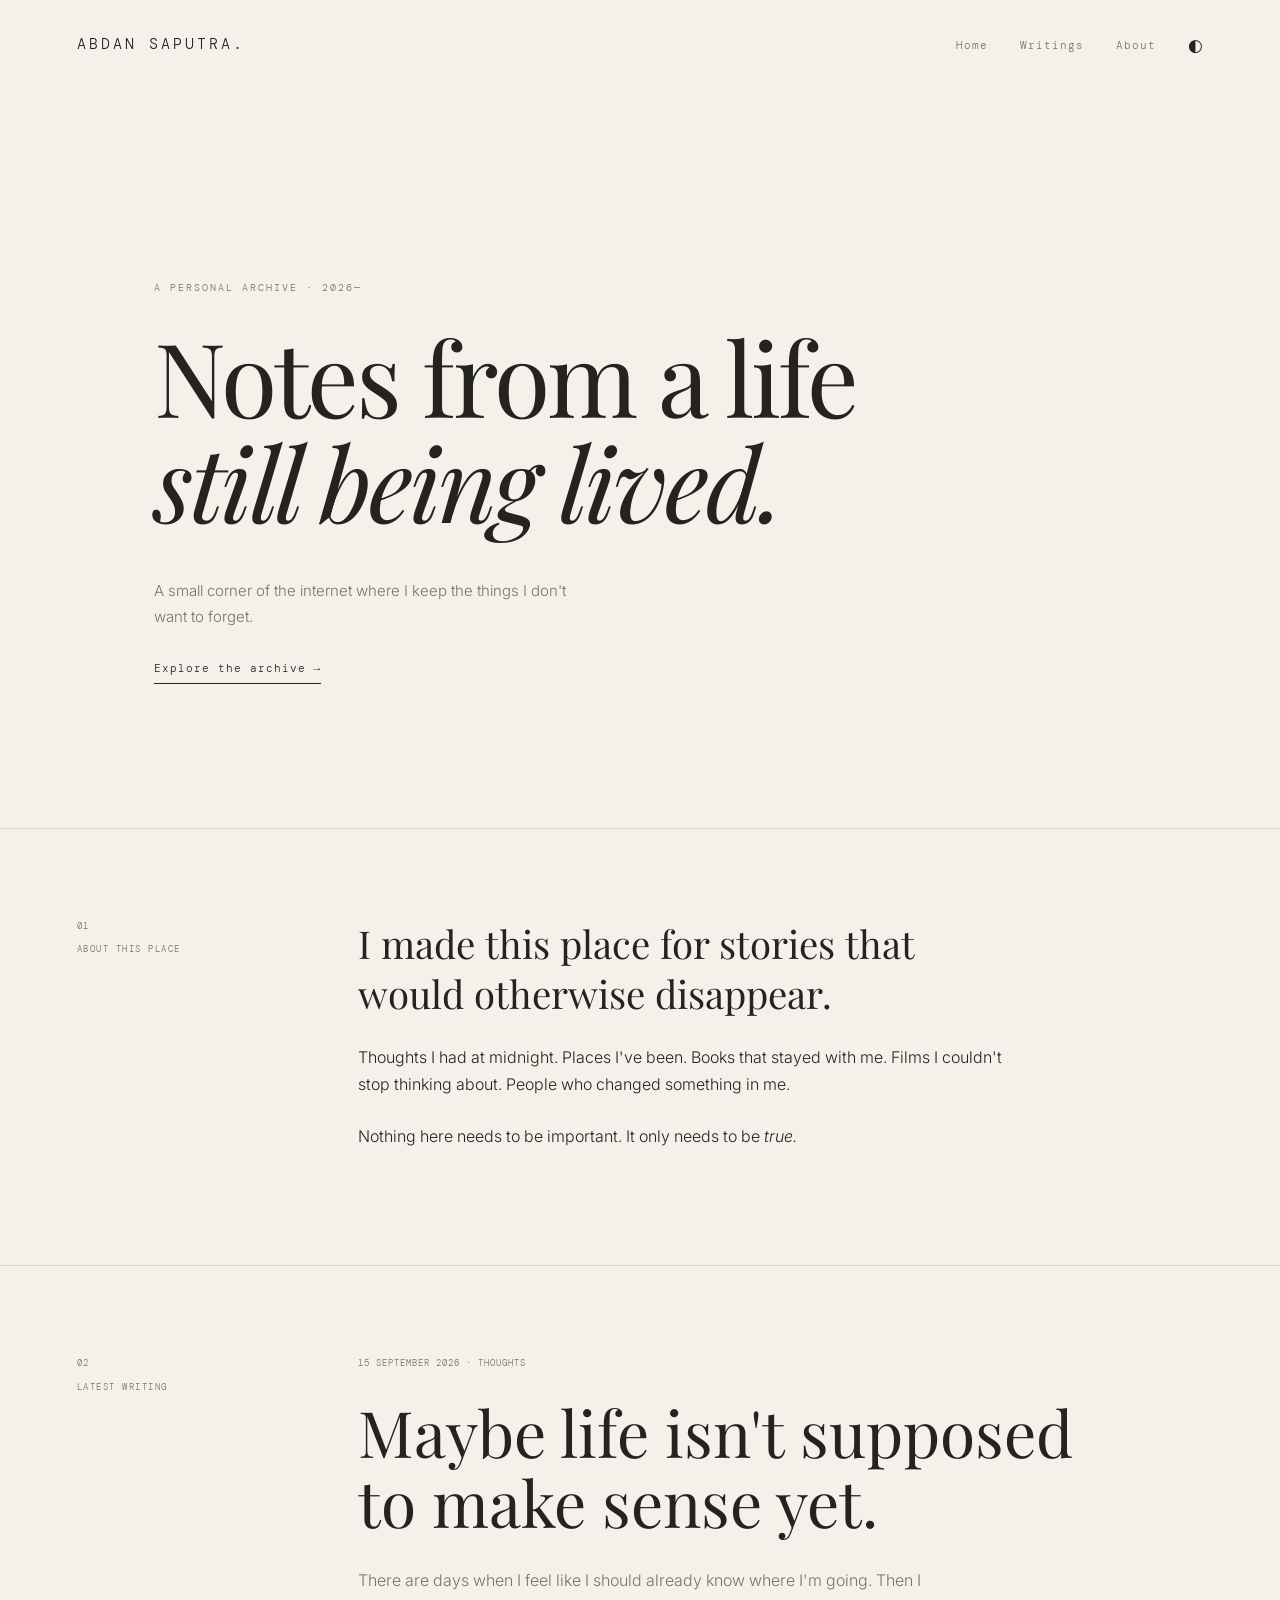
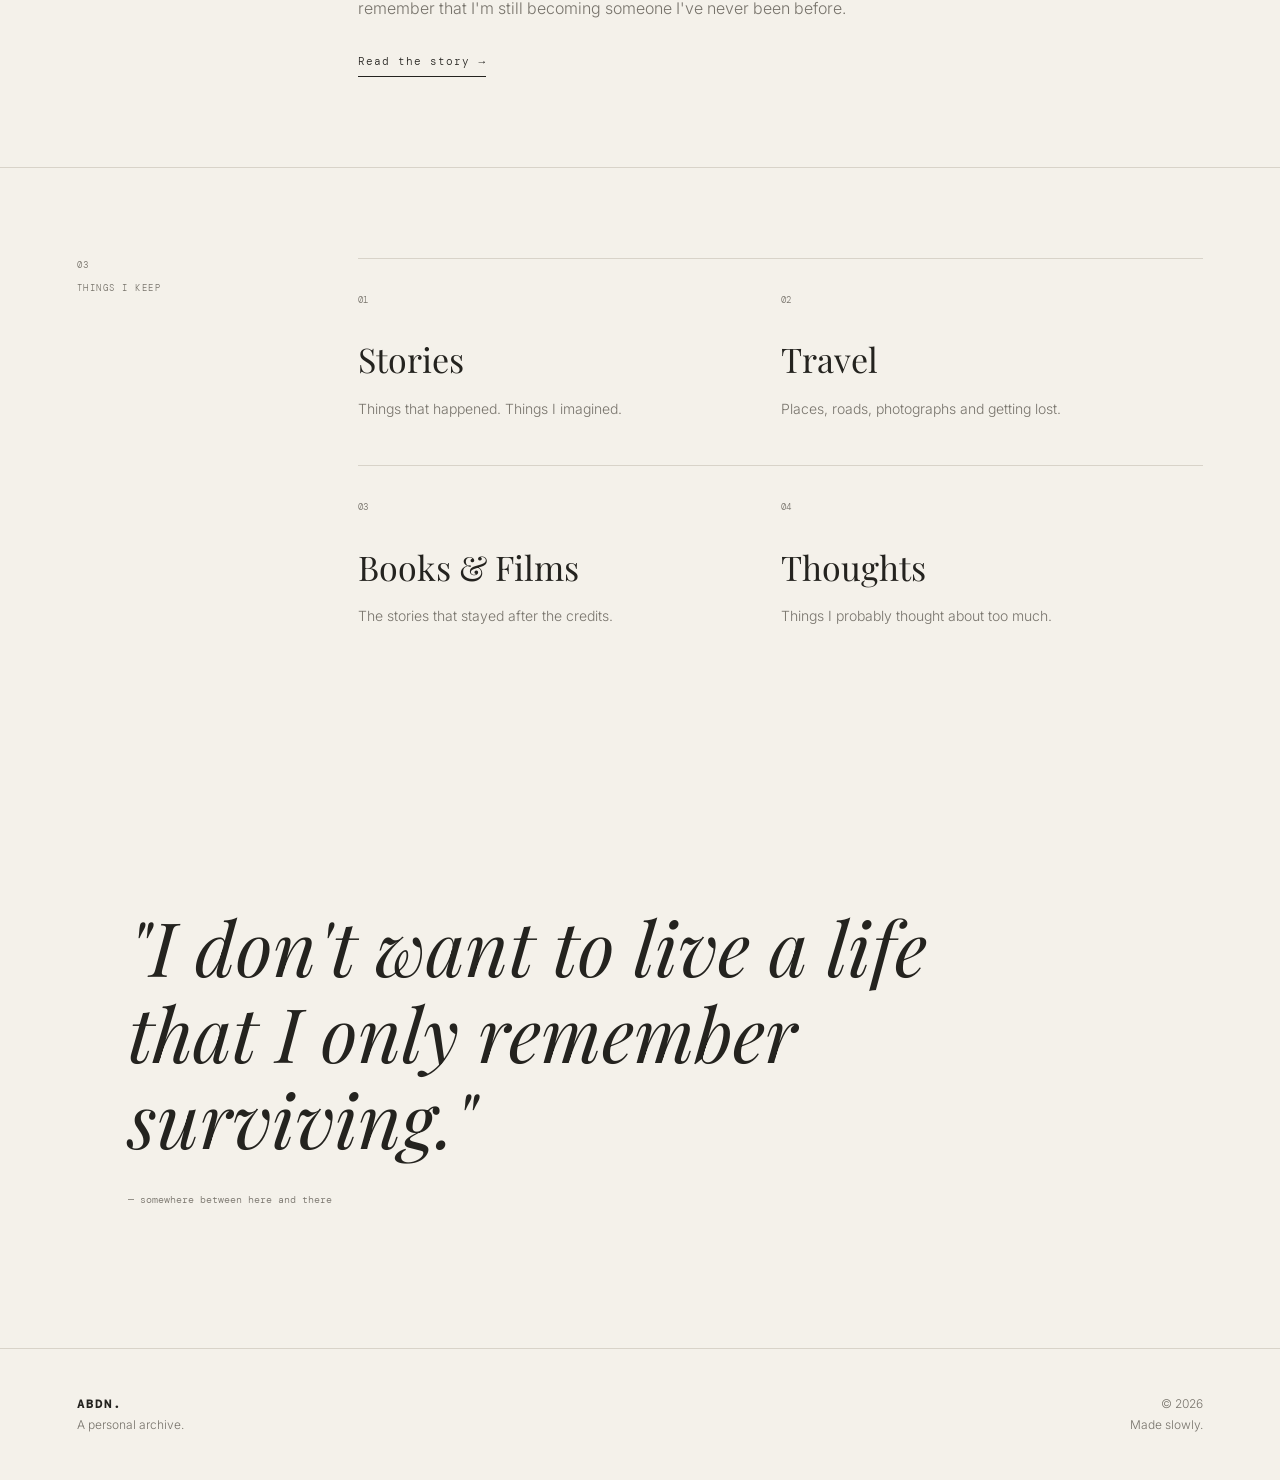
<file: index.html>
<!DOCTYPE html>
<html lang="id">
<head>
    <meta charset="UTF-8">
    <meta name="viewport" content="width=device-width, initial-scale=1.0">

    <title>ABDN — Notes from a life still being lived.</title>
    <meta name="description" content="A small corner of the internet belonging to Abdan. Stories, thoughts, travels, books and films.">

    <link rel="preconnect" href="https://fonts.googleapis.com">
    <link rel="preconnect" href="https://fonts.gstatic.com" crossorigin>
    <link href="https://fonts.googleapis.com/css2?family=DM+Mono:wght@300;400&family=Inter:wght@300;400;500&family=Playfair+Display:ital,wght@0,400;0,500;1,400;1,500&display=swap" rel="stylesheet">

    <link rel="stylesheet" href="style.css">
</head>

<body>

<header class="navbar">
    <a href="index.html" class="logo">ABDAN SAPUTRA.</a>

    <nav>
        <a href="index.html">Home</a>
        <a href="writings.html">Writings</a>
        <a href="about.html">About</a>
        <button id="themeToggle" aria-label="Toggle dark mode">◐</button>
    </nav>
</header>


<main>

    <!-- HERO -->

    <section class="hero">
        <p class="eyebrow">A PERSONAL ARCHIVE · 2026—</p>

        <h1>
            Notes from a life<br>
            <em>still being lived.</em>
        </h1>

        <p class="hero-description">
            A small corner of the internet where I keep the things
            I don't want to forget.
        </p>

        <a href="writings.html" class="text-link">
            Explore the archive →
        </a>
    </section>


    <!-- INTRO -->

    <section class="intro section-line">

        <div class="section-label">
            <span>01</span>
            <span>ABOUT THIS PLACE</span>
        </div>

        <div class="intro-text">
            <p class="large-text">
                I made this place for stories that would otherwise
                disappear.
            </p>

            <p>
                Thoughts I had at midnight. Places I've been.
                Books that stayed with me. Films I couldn't stop thinking
                about. People who changed something in me.
            </p>

            <p>
                Nothing here needs to be important.
                It only needs to be <em>true.</em>
            </p>
        </div>

    </section>


    <!-- FEATURED STORY -->

    <section class="featured section-line">

        <div class="section-label">
            <span>02</span>
            <span>LATEST WRITING</span>
        </div>

        <article class="featured-story">

            <p class="date">15 SEPTEMBER 2026 · THOUGHTS</p>

            <h2>
                Maybe life isn't supposed
                to make sense yet.
            </h2>

            <p class="excerpt">
                There are days when I feel like I should already know
                where I'm going. Then I remember that I'm still becoming
                someone I've never been before.
            </p>

            <a href="#" class="text-link">
                Read the story →
            </a>

        </article>

    </section>


    <!-- CATEGORIES -->

    <section class="categories section-line">

        <div class="section-label">
            <span>03</span>
            <span>THINGS I KEEP</span>
        </div>

        <div class="category-grid">

            <a href="writings.html" class="category">
                <span>01</span>
                <h3>Stories</h3>
                <p>Things that happened. Things I imagined.</p>
            </a>

            <a href="writings.html" class="category">
                <span>02</span>
                <h3>Travel</h3>
                <p>Places, roads, photographs and getting lost.</p>
            </a>

            <a href="writings.html" class="category">
                <span>03</span>
                <h3>Books & Films</h3>
                <p>The stories that stayed after the credits.</p>
            </a>

            <a href="writings.html" class="category">
                <span>04</span>
                <h3>Thoughts</h3>
                <p>Things I probably thought about too much.</p>
            </a>

        </div>

    </section>


    <!-- PHILOSOPHY -->

    <section class="quote-section">

        <blockquote>
            "I don't want to live a life<br>
            that I only remember surviving."
        </blockquote>

        <p>— somewhere between here and there</p>

    </section>


    <!-- FOOTER -->

    <footer>

        <div>
            <strong>ABDN.</strong>
            <p>A personal archive.</p>
        </div>

        <div class="footer-right">
            <p>© 2026</p>
            <p>Made slowly.</p>
        </div>

    </footer>

</main>

<script src="script.js"></script>

</body>
</html>
</file>
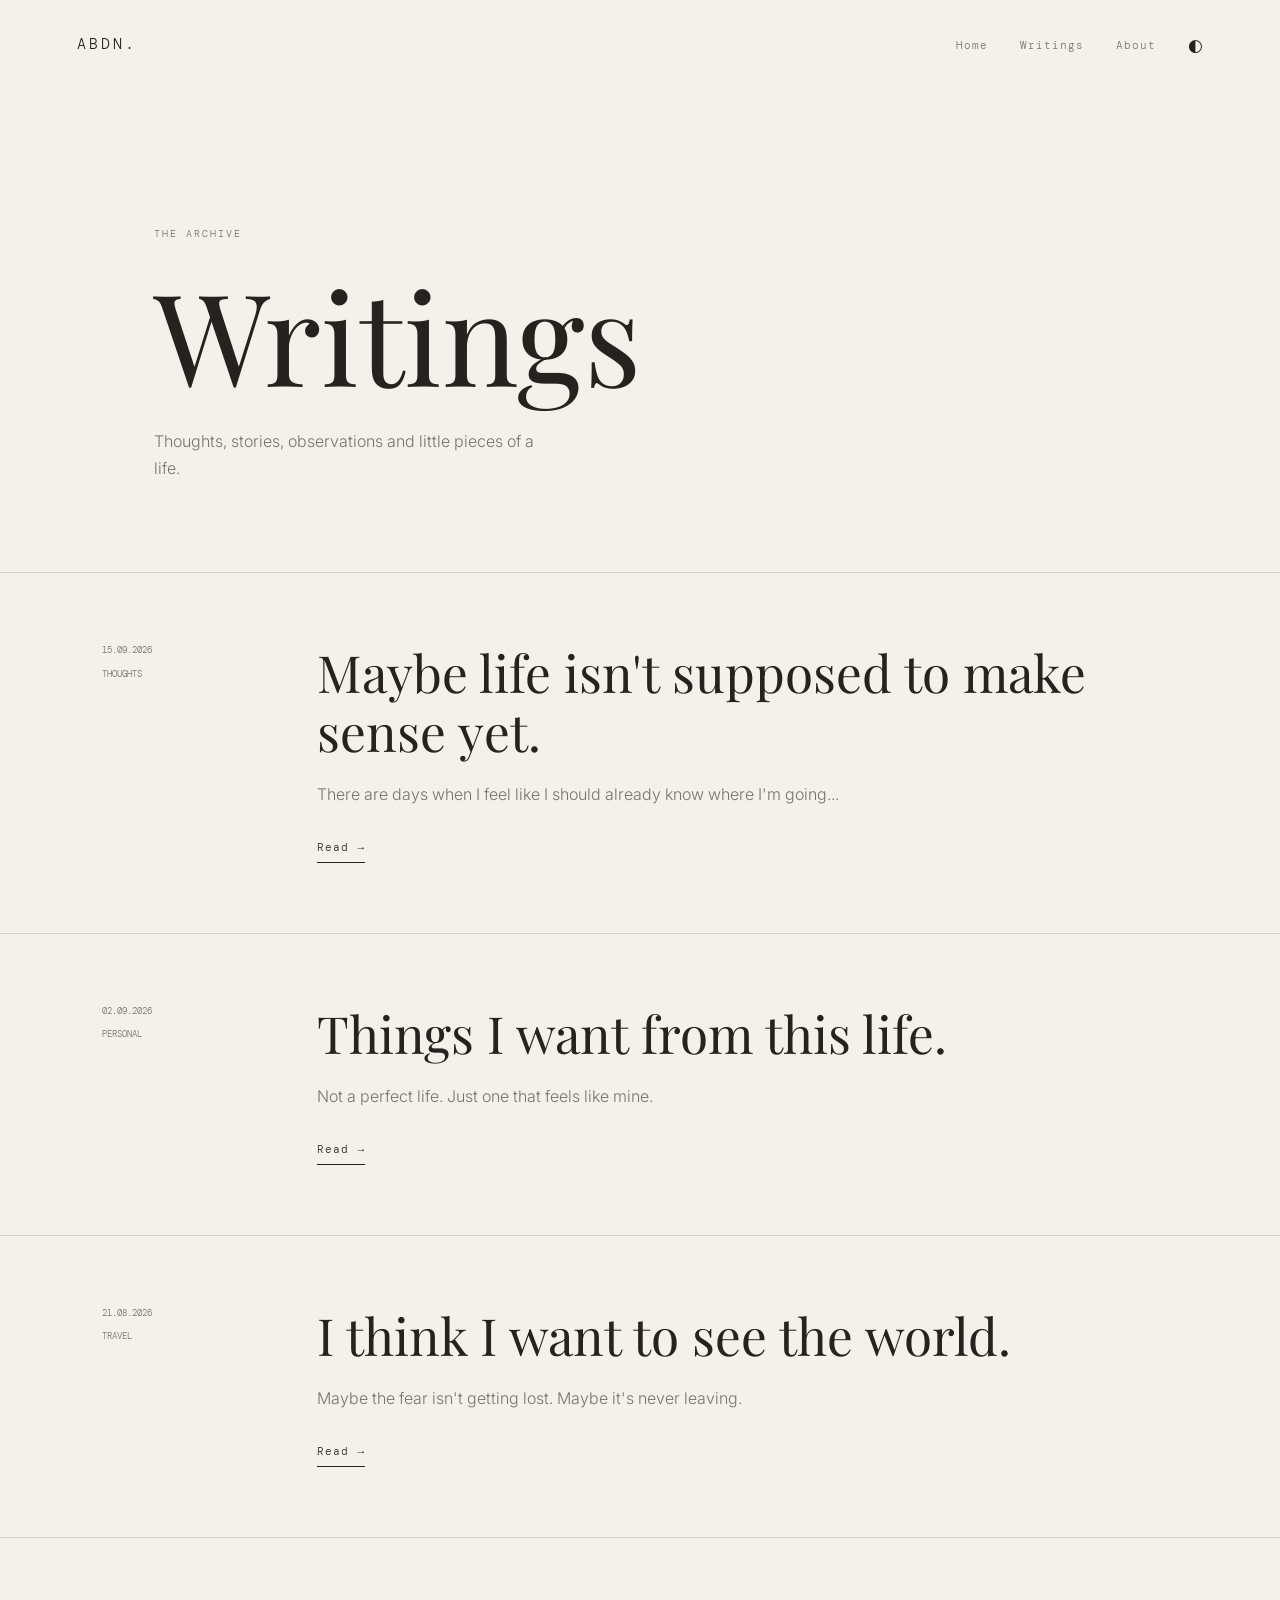
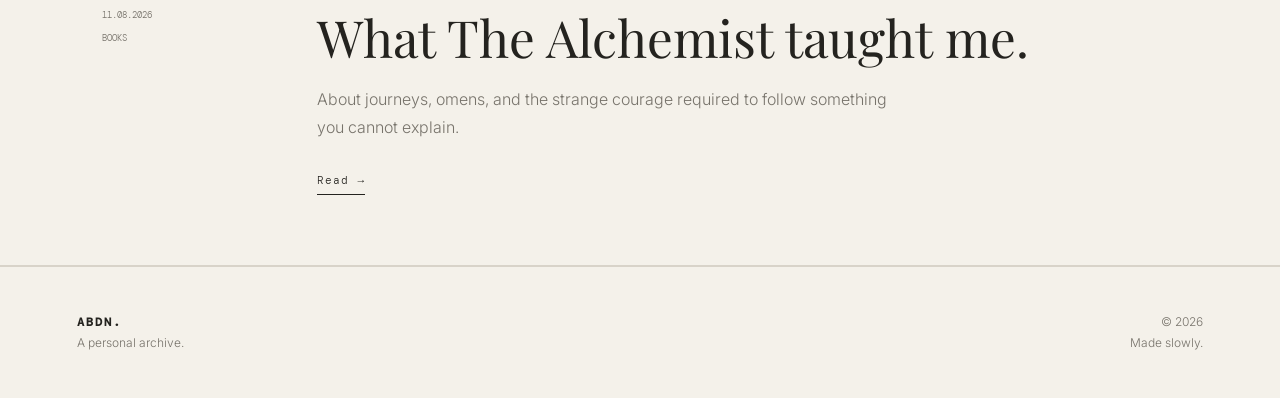
<file: writings.html>
<!DOCTYPE html>
<html lang="id">

<head>

    <meta charset="UTF-8">
    <meta name="viewport" content="width=device-width, initial-scale=1.0">

    <title>Writings — ABDN.</title>

    <link rel="preconnect" href="https://fonts.googleapis.com">
    <link rel="preconnect" href="https://fonts.gstatic.com" crossorigin>

    <link href="https://fonts.googleapis.com/css2?family=DM+Mono:wght@300;400&family=Inter:wght@300;400;500&family=Playfair+Display:ital,wght@0,400;0,500;1,400;1,500&display=swap" rel="stylesheet">

    <link rel="stylesheet" href="style.css">

</head>


<body>

<header class="navbar">

    <a href="index.html" class="logo">ABDN.</a>

    <nav>
        <a href="index.html">Home</a>
        <a href="writings.html">Writings</a>
        <a href="about.html">About</a>
        <button id="themeToggle">◐</button>
    </nav>

</header>


<main>

<section class="page-header">

    <p class="eyebrow">THE ARCHIVE</p>

    <h1>
        Writings
    </h1>

    <p>
        Thoughts, stories, observations and little pieces
        of a life.
    </p>

</section>


<section class="writing-list">


    <article class="writing-item">

        <div class="writing-meta">
            <span>15.09.2026</span>
            <span>THOUGHTS</span>
        </div>

        <div>

            <h2>
                Maybe life isn't supposed
                to make sense yet.
            </h2>

            <p>
                There are days when I feel like I should already
                know where I'm going...
            </p>

            <a href="#" class="text-link">
                Read →
            </a>

        </div>

    </article>


    <article class="writing-item">

        <div class="writing-meta">
            <span>02.09.2026</span>
            <span>PERSONAL</span>
        </div>

        <div>

            <h2>
                Things I want from this life.
            </h2>

            <p>
                Not a perfect life. Just one that feels like mine.
            </p>

            <a href="#" class="text-link">
                Read →
            </a>

        </div>

    </article>


    <article class="writing-item">

        <div class="writing-meta">
            <span>21.08.2026</span>
            <span>TRAVEL</span>
        </div>

        <div>

            <h2>
                I think I want to see the world.
            </h2>

            <p>
                Maybe the fear isn't getting lost.
                Maybe it's never leaving.
            </p>

            <a href="#" class="text-link">
                Read →
            </a>

        </div>

    </article>


    <article class="writing-item">

        <div class="writing-meta">
            <span>11.08.2026</span>
            <span>BOOKS</span>
        </div>

        <div>

            <h2>
                What The Alchemist taught me.
            </h2>

            <p>
                About journeys, omens, and the strange courage
                required to follow something you cannot explain.
            </p>

            <a href="#" class="text-link">
                Read →
            </a>

        </div>

    </article>


</section>


<footer>

    <div>
        <strong>ABDN.</strong>
        <p>A personal archive.</p>
    </div>

    <div class="footer-right">
        <p>© 2026</p>
        <p>Made slowly.</p>
    </div>

</footer>


</main>

<script src="script.js"></script>

</body>

</html>
</file>
<file: style.css>
:root {

    --background: #f4f1ea;
    --text: #24231f;
    --muted: #77736b;
    --line: #d8d3c9;
    --accent: #24231f;

}


[data-theme="dark"] {

    --background: #171715;
    --text: #e9e5dc;
    --muted: #918e86;
    --line: #373631;
    --accent: #e9e5dc;

}


* {
    margin: 0;
    padding: 0;
    box-sizing: border-box;
}


html {
    scroll-behavior: smooth;
}


body {

    background: var(--background);
    color: var(--text);

    font-family: "Inter", sans-serif;

    font-weight: 300;

    line-height: 1.7;

    transition:
        background 0.4s ease,
        color 0.4s ease;

}


a {

    color: inherit;

    text-decoration: none;

}


.navbar {

    height: 90px;

    padding:
        0 6vw;

    display: flex;

    align-items: center;

    justify-content: space-between;

}


.logo {

    font-family: "DM Mono", monospace;

    font-size: 15px;

    letter-spacing: 3px;

}


nav {

    display: flex;

    align-items: center;

    gap: 32px;

}


nav a {

    font-family: "DM Mono", monospace;

    font-size: 11px;

    letter-spacing: 1px;

    color: var(--muted);

    transition: color 0.3s;

}


nav a:hover {

    color: var(--text);

}


#themeToggle {

    border: none;

    background: none;

    color: var(--text);

    cursor: pointer;

    font-size: 17px;

}


.hero {

    min-height: 82vh;

    padding:
        15vh 12vw
        10vh 12vw;

    display: flex;

    flex-direction: column;

    justify-content: center;

}


.eyebrow {

    font-family: "DM Mono", monospace;

    font-size: 10px;

    letter-spacing: 2px;

    color: var(--muted);

    margin-bottom: 28px;

}


.hero h1 {

    font-family: "Playfair Display", serif;

    font-weight: 400;

    font-size: clamp(52px, 8vw, 105px);

    line-height: 1.02;

    letter-spacing: -3px;

    max-width: 1000px;

}


.hero h1 em {

    font-weight: 400;

}


.hero-description {

    max-width: 440px;

    margin-top: 45px;

    color: var(--muted);

    font-size: 15px;

}


.text-link {

    display: inline-block;

    margin-top: 30px;

    padding-bottom: 5px;

    border-bottom:
        1px solid var(--text);

    font-family: "DM Mono", monospace;

    font-size: 11px;

    letter-spacing: 1px;

    width: fit-content;

}


.section-line {

    border-top:
        1px solid var(--line);

    padding:
        90px 6vw;

    display: grid;

    grid-template-columns:
        25% 1fr;

}


.section-label {

    display: flex;

    flex-direction: column;

    gap: 8px;

    font-family: "DM Mono", monospace;

    font-size: 9px;

    letter-spacing: 1.5px;

    color: var(--muted);

}


.intro-text {

    max-width: 650px;

}


.intro-text p {

    margin-bottom: 25px;

}


.large-text {

    font-family:
        "Playfair Display",
        serif;

    font-size: clamp(25px, 3vw, 40px);

    line-height: 1.3;

}


.featured-story {

    max-width: 750px;

}


.date {

    font-family: "DM Mono", monospace;

    font-size: 9px;

    color: var(--muted);

    letter-spacing: 1px;

    margin-bottom: 25px;

}


.featured-story h2 {

    font-family: "Playfair Display", serif;

    font-weight: 400;

    font-size:
        clamp(35px, 5vw, 65px);

    line-height: 1.1;

    max-width: 800px;

}


.excerpt {

    margin-top: 30px;

    max-width: 600px;

    color: var(--muted);

}


.category-grid {

    display: grid;

    grid-template-columns:
        repeat(2, 1fr);

}


.category {

    border-top:
        1px solid var(--line);

    padding:
        25px 30px 45px 0;

    transition:
        transform 0.3s ease;

}


.category:hover {

    transform:
        translateY(-5px);

}


.category span {

    font-family: "DM Mono", monospace;

    font-size: 9px;

    color: var(--muted);

}


.category h3 {

    font-family:
        "Playfair Display",
        serif;

    font-size: 34px;

    font-weight: 400;

    margin:
        20px 0 8px;

}


.category p {

    color: var(--muted);

    font-size: 14px;

}


.quote-section {

    min-height: 65vh;

    padding:
        12vh 10vw;

    display: flex;

    flex-direction: column;

    justify-content: center;

}


.quote-section blockquote {

    font-family:
        "Playfair Display",
        serif;

    font-size:
        clamp(35px, 6vw, 75px);

    line-height: 1.15;

    font-style: italic;

}


.quote-section p {

    margin-top: 30px;

    font-family: "DM Mono", monospace;

    font-size: 10px;

    color: var(--muted);

}


footer {

    border-top:
        1px solid var(--line);

    padding:
        45px 6vw;

    display: flex;

    justify-content: space-between;

    color: var(--muted);

    font-size: 12px;

}


footer strong {

    color: var(--text);

    font-family: "DM Mono", monospace;

    letter-spacing: 2px;

}


.footer-right {

    text-align: right;

}


/* WRITINGS */


.page-header {

    padding:
        15vh 12vw
        10vh;

}


.page-header h1 {

    font-family:
        "Playfair Display",
        serif;

    font-size:
        clamp(60px, 10vw, 130px);

    font-weight: 400;

    line-height: 1;

}


.page-header > p:last-child {

    color: var(--muted);

    max-width: 400px;

    margin-top: 30px;

}


.writing-list {

    border-top:
        1px solid var(--line);

}


.writing-item {

    padding:
        70px 8vw;

    display: grid;

    grid-template-columns:
        20% 1fr;

    border-bottom:
        1px solid var(--line);

}


.writing-meta {

    display: flex;

    flex-direction: column;

    gap: 8px;

    font-family:
        "DM Mono",
        monospace;

    font-size: 9px;

    color: var(--muted);

}


.writing-item h2 {

    font-family:
        "Playfair Display",
        serif;

    font-size:
        clamp(30px, 4vw, 55px);

    font-weight: 400;

    line-height: 1.15;

    max-width: 800px;

}


.writing-item p {

    color: var(--muted);

    max-width: 600px;

    margin-top: 20px;

}


/* ABOUT */


.about-content {

    padding:
        5vh 10vw
        15vh;

    display: grid;

    grid-template-columns:
        35% 1fr;

    gap: 10vw;

}


.about-image img {

    width: 100%;

    filter:
        grayscale(100%);

}


.about-text {

    max-width: 600px;

}


.about-text p {

    margin-bottom: 25px;

}


.currently {

    max-width: 600px;

}


.currently p {

    display: flex;

    justify-content: space-between;

    border-bottom:
        1px solid var(--line);

    padding:
        15px 0;

    font-size: 14px;

}


.currently span {

    color: var(--muted);

    font-family:
        "DM Mono",
        monospace;

    font-size: 10px;

}


/* MOBILE */


@media (max-width: 700px) {


    .navbar {

        height: 75px;

        padding:
            0 7vw;

    }


    nav {

        gap: 15px;

    }


    nav a {

        font-size: 9px;

    }


    .hero {

        min-height: 75vh;

        padding:
            10vh 7vw;

    }


    .hero h1 {

        letter-spacing:
            -2px;

    }


    .section-line {

        display: block;

        padding:
            60px 7vw;

    }


    .section-label {

        margin-bottom:
            45px;

    }


    .category-grid {

        grid-template-columns:
            1fr;

    }


    .category {

        padding:
            25px 0 40px;

    }


    .quote-section {

        padding:
            10vh 7vw;

        min-height:
            55vh;

    }


    footer {

        padding:
            35px 7vw;

    }


    .page-header {

        padding:
            10vh 7vw;

    }


    .writing-item {

        display: block;

        padding:
            50px 7vw;

    }


    .writing-meta {

        margin-bottom:
            30px;

    }


    .about-content {

        display: block;

        padding:
            5vh 7vw
            10vh;

    }


    .about-image {

        margin-bottom:
            50px;

    }


    .currently p {

        gap: 20px;

    }

}
</file>
